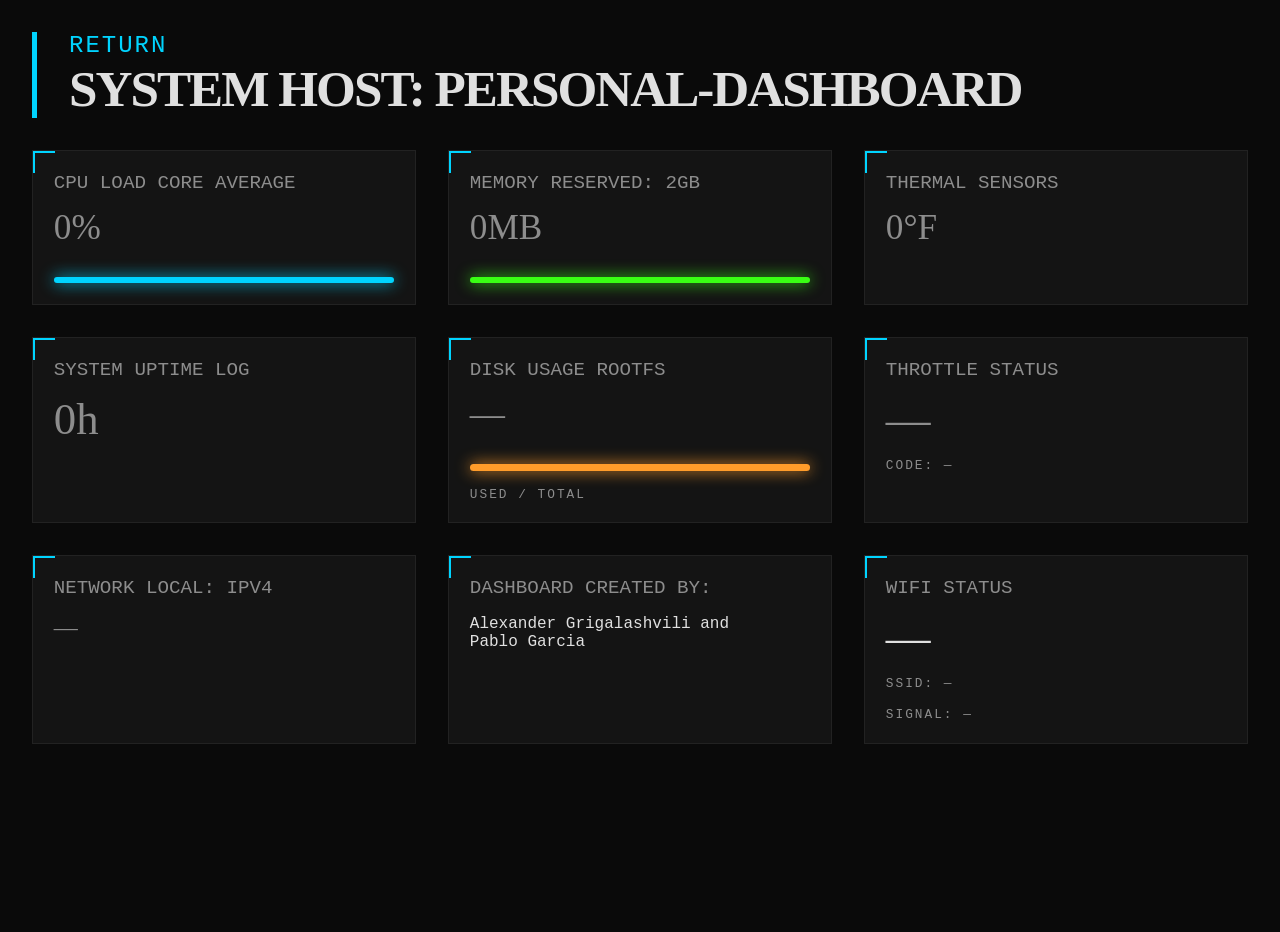
<file: system.html>
<!DOCTYPE html>
<html lang="en">
<head>
    <meta charset="UTF-8">
    <title>Pi 5 System Node</title>
    <link rel="stylesheet" href="systemStyle.css">
</head>
<body>
    <header id="system-header">
        <a href="index.html" class="back-btn">Return</a>
        <h1>System Host: Personal-Dashboard</h1>
    </header>
    
    <main class="stats-grid">
        <div class="stat-card">
            <span class="stat-label">CPU LOAD CORE AVERAGE</span>
            <span id="cpu-val" class="stat-big">0%</span>
            <div class="progress-bar"><div id="cpu-fill" class="progress-fill fill-blue"></div></div>
        </div>
        
        <div class="stat-card">
            <span class="stat-label">MEMORY RESERVED: 2GB</span>
            <span id="ram-val" class="stat-big">0MB</span>
            <div class="progress-bar"><div id="ram-fill" class="progress-fill fill-green"></div></div>
        </div>

        <div class="stat-card">
            <span class="stat-label">THERMAL SENSORS</span>
            <span id="temp-val" class="stat-big">0°F</span>
        </div>

        <div class="stat-card">
            <span class="stat-label">SYSTEM UPTIME LOG</span>
            <span id="uptime-val" class="stat-big stat-big--sm">0h</span>
        </div>

        <div class="stat-card">
            <span class="stat-label">DISK USAGE ROOTFS</span>
            <span id="disk-val" class="stat-big">—</span>
            <div class="progress-bar"><div id="disk-fill" class="progress-fill fill-orange"></div></div>
            <span id="disk-detail" class="stat-sub">USED / TOTAL</span>
        </div>

        <div class="stat-card" id="throttle-card">
            <span class="stat-label">THROTTLE STATUS</span>
            <span id="throttle-val" class="stat-big stat-big--sm">—</span>
            <span id="throttle-code" class="stat-sub">CODE: —</span>
            <span id="throttle-detail" class="stat-sub stat-sub--detail"></span>
        </div>

        <div class="stat-card">
            <span class="stat-label">NETWORK LOCAL: IPV4</span>
            <span id="ip-val" class="stat-big stat-big--ip">—</span>
        </div>

        <div class="stat-card">
            <span class="stat-label">DASHBOARD CREATED BY:</span>
            <span class="creator-credit">Alexander Grigalashvili and</span>
            <div class="creator-credit">Pablo Garcia</div>
        </div>

        <div class="stat-card">
            <span class="stat-label">WIFI STATUS</span>
            <span id="wifi-val" class="stat-big stat-big--sm">—</span>
            <span id="wifi-ssid" class="stat-sub">SSID: —</span>
            <span id="wifi-quality" class="stat-sub">SIGNAL: —</span>
        </div>
    </main>

    <script src="systemScript.js"></script>
</body>
</html>
</file>
<file: systemStyle.css>
:root{
    --bg-dark: #0a0a0a;
    --card-bg: #141414;
    --neon-blue: #00d4ff;
    --neon-green: #39ff14;
    --neon-orange: #ff9c2a;
    --neon-red: #ff3c3c;
    --text-main: #e0e0e0;
    --text-dim: #8d8d8d;
    --border: #222;
}
body{
    background-color: var(--bg-dark);
    color: var(--text-main);
    font-family: 'Courier New', Courier, monospace;
    margin: 0;
    padding: 2rem 2rem 0 2rem;
    min-height: 100vh;
    overflow: hidden;
}
/*========================================= Header =========================================*/
#system-header{
    border-left: 5px solid var(--neon-blue);
    padding-left: 2rem;
    margin-bottom: 2rem;
}
#system-header h1{
    font-family: 'DM Serif Display', serif;
    font-size: 3.2rem;
    margin: 0;
    text-transform: uppercase;
    letter-spacing: -2px;
}
.back-btn{
    color: var(--neon-blue);
    text-decoration: none;
    font-size: 1.5rem;
    text-transform: uppercase;
    letter-spacing: 2px;
}
.back-btn:hover{
    cursor: pointer;
}
/*========================================= Stats Grid =========================================*/
.stats-grid{
    display: grid;
    grid-template-columns: repeat(3, 1fr);
    gap: 2rem;
    width: 90-rem;
}
.stat-card{
    background: var(--card-bg);
    border: 1px solid var(--border);
    padding: 1.3rem;
    position: relative;
    overflow: hidden;

    transition: transform 0.3s ease, box-shadow 0.3s ease;
}
.stat-card:hover{
    transform: translateY(-.5rem);
    box-shadow: 0 1rem 2rem rgba(0,0,0,0.05);
}
/*========================================= Decorative Corner Bracket =========================================*/
.stat-card::before{
    content: "";
    position: absolute;
    top: 0; left: 0;
    width: 20px; height: 20px;
    border-top: 2px solid var(--neon-blue);
    border-left: 2px solid var(--neon-blue);
}
/*========================================= Warning State for Throttle Card =========================================*/
.card-warning{
    border-color: var(--neon-red);
}
.card-warning::before{
    border-color: var(--neon-red);
}
/*========================================= Labels and Values =========================================*/
.stat-label{
    display: block;
    font-size: 1.2rem;
    color: var(--text-dim);
    margin-bottom: 1rem;
}
.stat-big{
    font-family: 'DM Serif Display';
    font-size: 2.2rem;
    color: var(--text-main);
    line-height: 1;
}
.stat-big--sm{
    font-size: 2.8rem;
}
.stat-big--ip{
    font-size: 1.5rem;
    letter-spacing: 0.05em;
}
.stat-sub{
    font-size: 0.8rem;
    color: var(--text-dim);
    margin-top: 1rem;
    display: block;
    letter-spacing: 2px;
}
.stat-sub--detail{
    font-size: 1.6rem;
    margin-top: 0.5rem;
}
/*========================================= Status Colors =========================================*/
.status-healthy{
    color: var(--neon-green);
    text-shadow: 0 0 20px var(--neon-green);
}

.status-warning {
    color: var(--neon-red);
    text-shadow: 0 0 20px var(--neon-red);
}

.status-offline{
    color: var(--text-dim);
}
/*========================================= Progress Bars =========================================*/
.progress-bar{
    height: 0.4rem;
    background: #1a1a1a;
    margin-top: 2rem;
    border-radius: 4px;
}
.progress-fill{
    height: 100%;
    border-radius: 4px;
    transition: width 0.8s cubic-bezier(0.4, 0, 0.2, 1);
}
.fill-blue{
    background: var(--neon-blue);
    box-shadow: 0 0 15px var(--neon-blue);
}
.fill-green{
    background: var(--neon-green);
    box-shadow: 0 0 15px var(--neon-green);
}
.fill-orange{
    background: var(--neon-orange);
    box-shadow: 0 0 15px var(--neon-orange);
}
.fill-red{
    background: var(--neon-red);
    box-shadow: 0 0 15px var(--neon-red);
}
</file>
